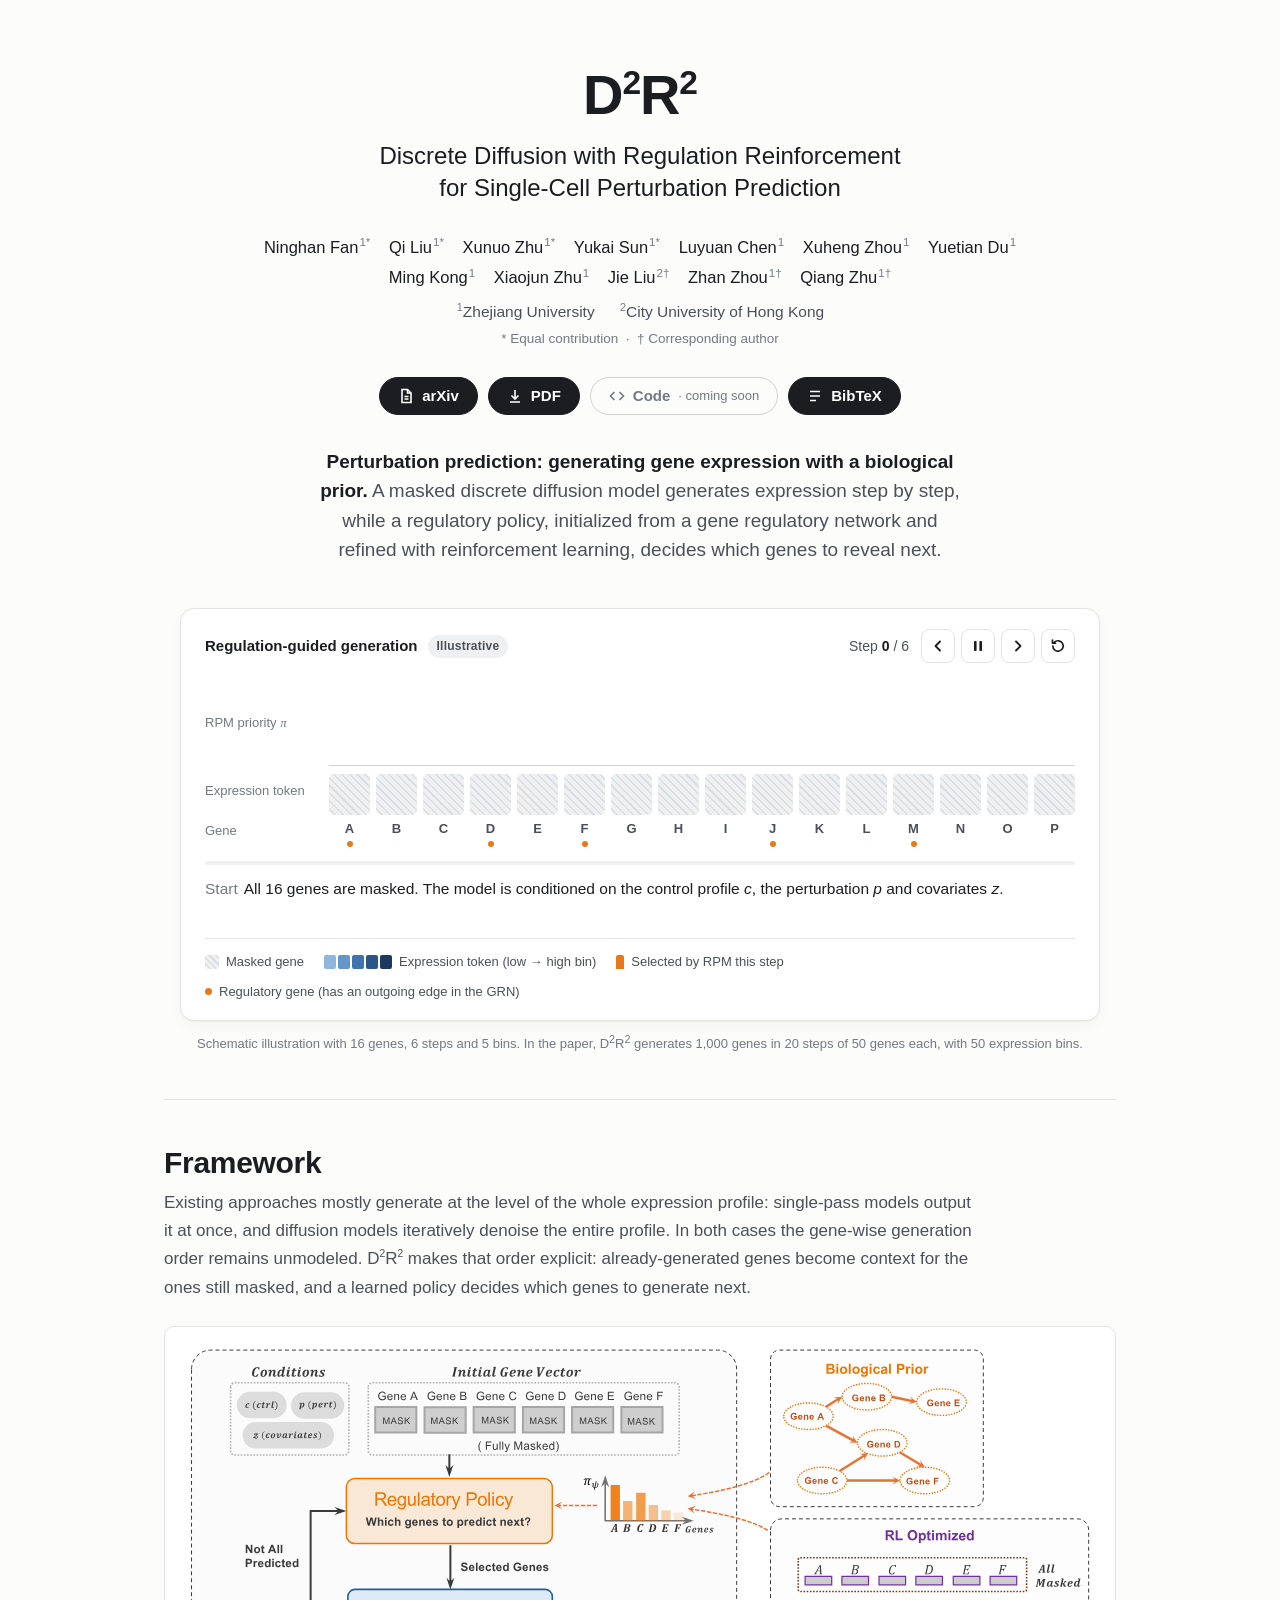
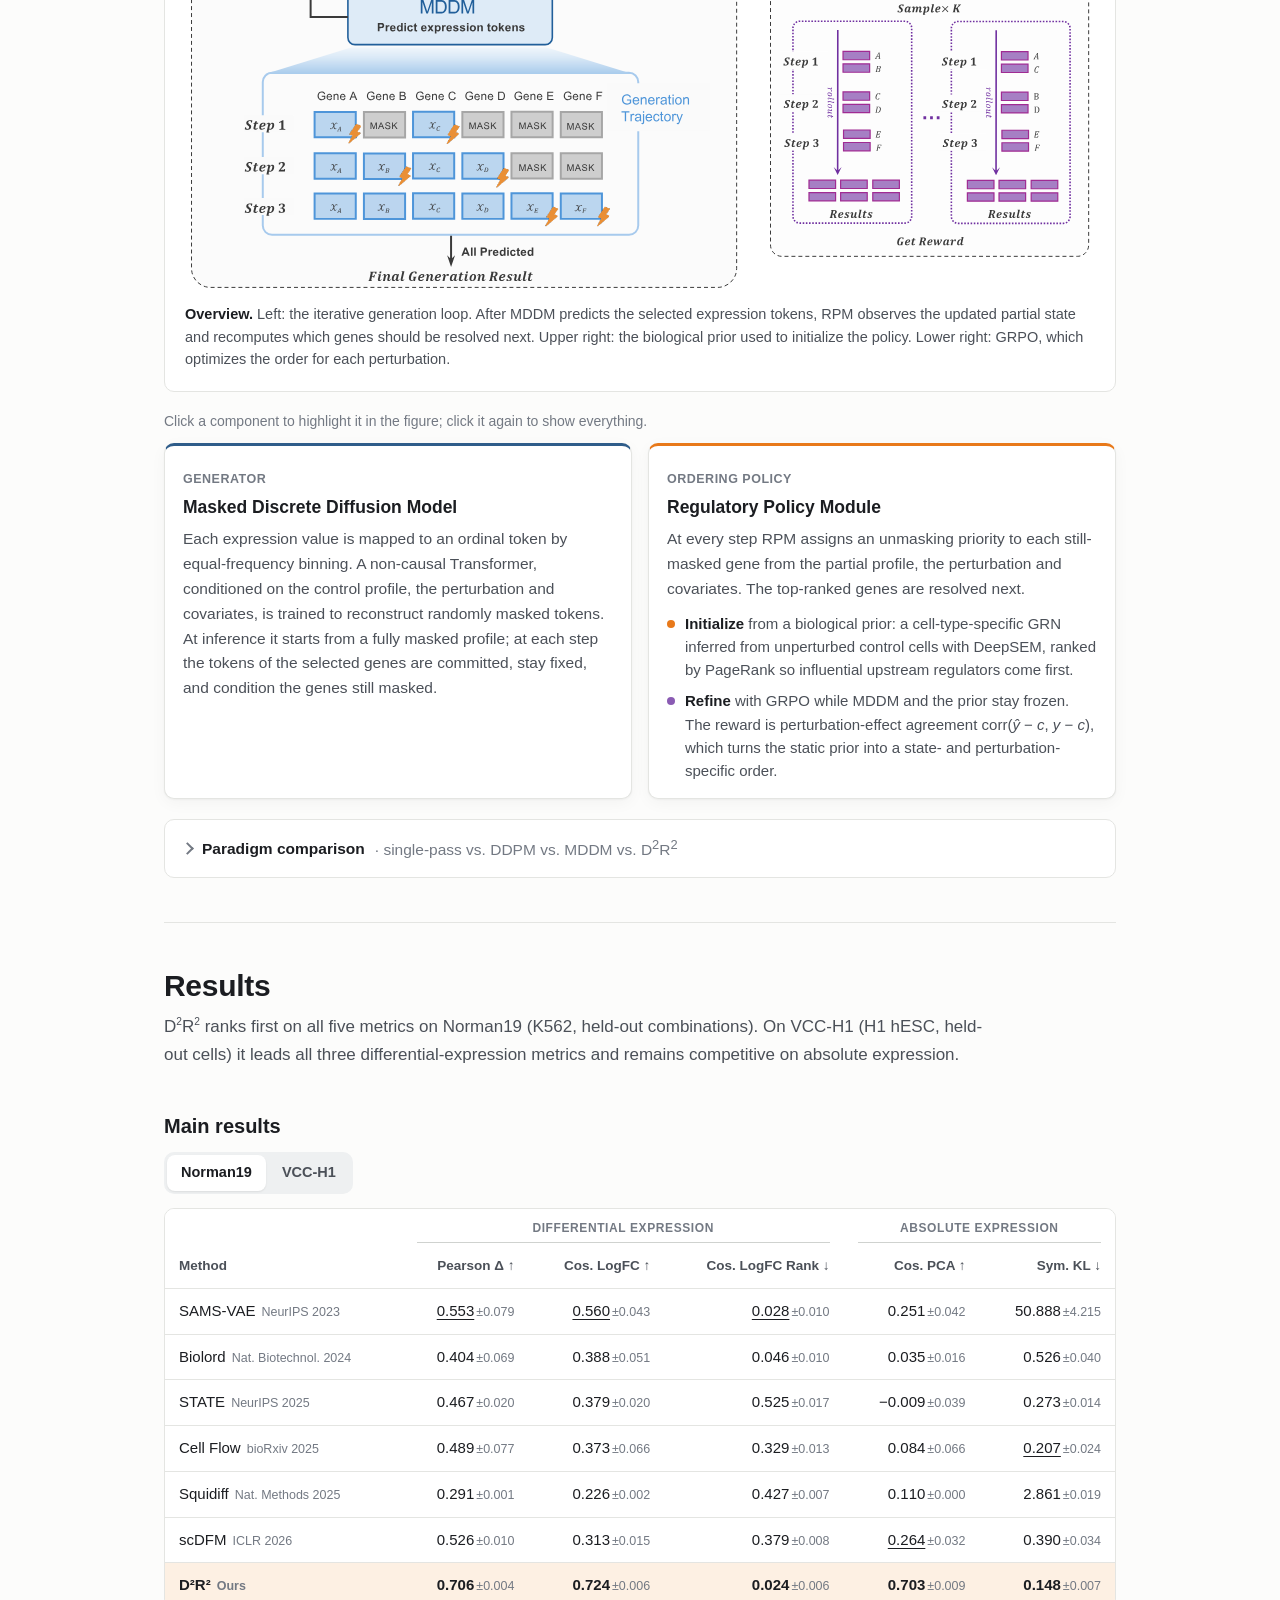
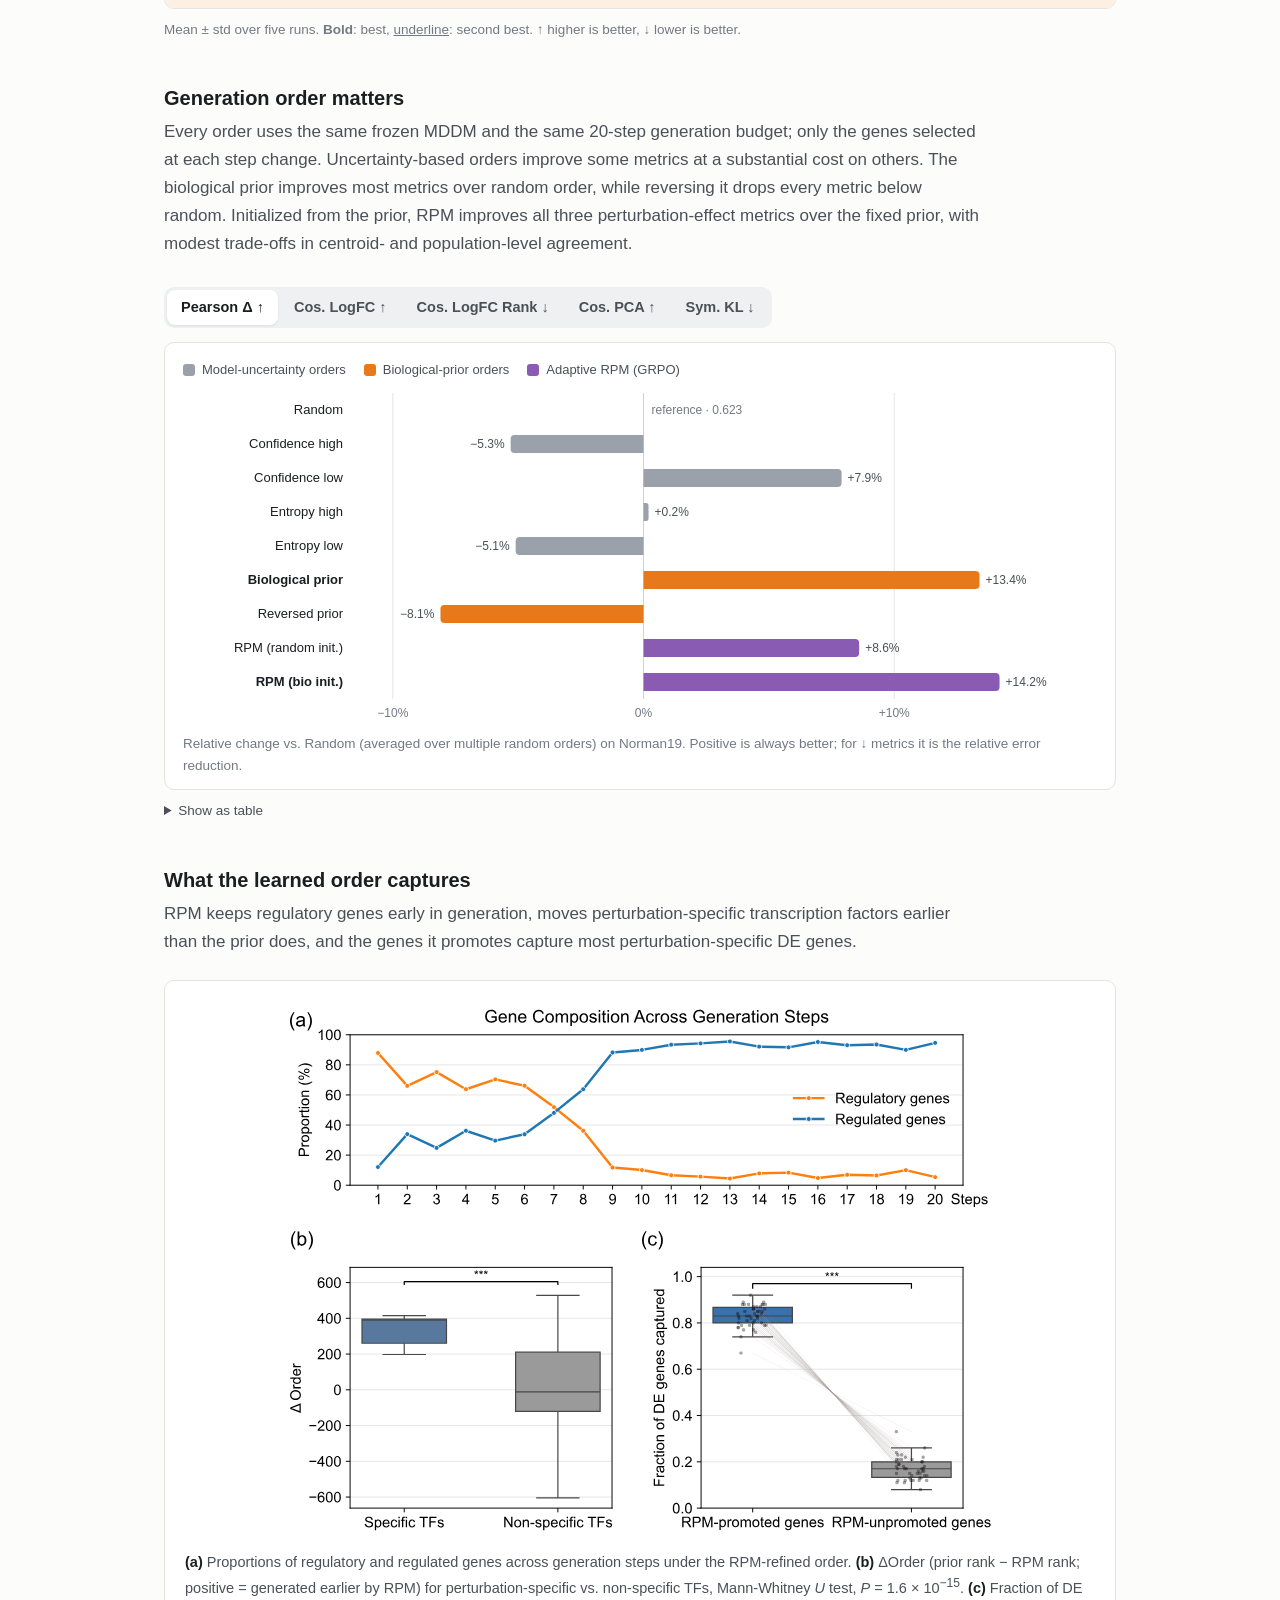
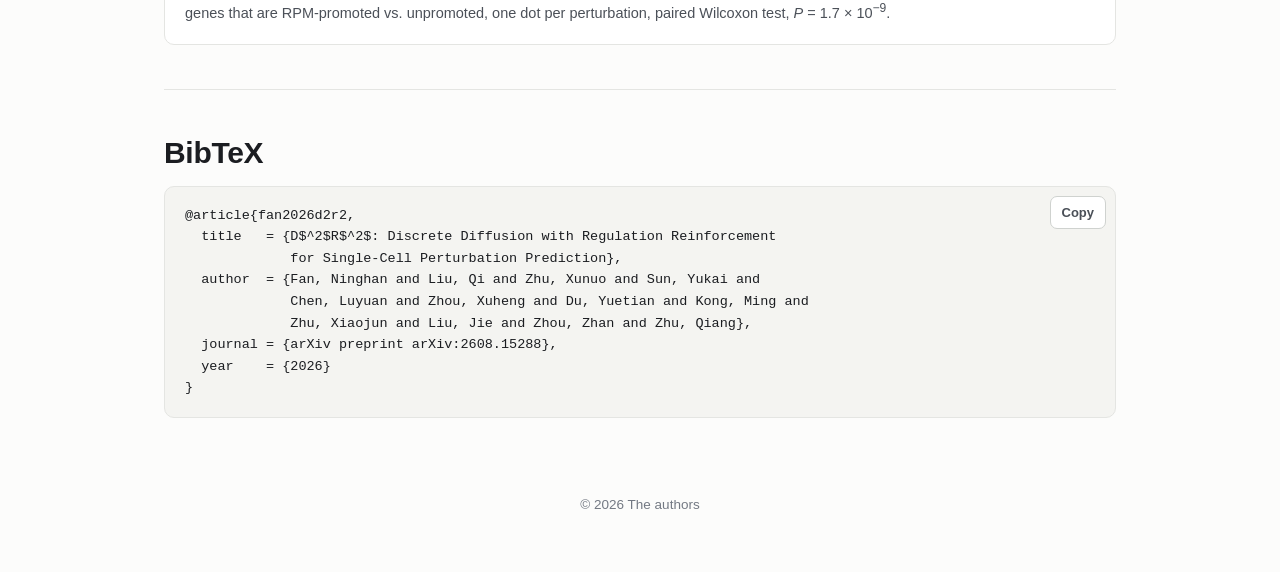
<file: D2R2/index.html>
<!doctype html>
<html lang="en">
<head>
  <meta charset="utf-8">
  <meta name="viewport" content="width=device-width, initial-scale=1">
  <title>D2R2 · Regulation-guided perturbation prediction</title>
  <meta name="description" content="D2R2: Discrete Diffusion with Regulation Reinforcement for Single-Cell Perturbation Prediction. Perturbation prediction as regulation-guided gene-wise progressive generation.">
  <meta property="og:title" content="D²R²: Discrete Diffusion with Regulation Reinforcement for Single-Cell Perturbation Prediction">
  <meta property="og:description" content="A masked discrete diffusion model generates expression step by step, while a regulatory policy decides which genes to reveal next.">
  <meta property="og:type" content="website">
  <meta property="og:image" content="https://impacreat.github.io/D2R2/assets/img/framework.webp">
  <link rel="icon" href="data:image/svg+xml,%3Csvg xmlns='http://www.w3.org/2000/svg' viewBox='0 0 32 32'%3E%3Crect width='32' height='32' rx='7' fill='%231b1d21'/%3E%3Crect x='6' y='18' width='5' height='8' rx='1.5' fill='%236496cb'/%3E%3Crect x='13.5' y='12' width='5' height='14' rx='1.5' fill='%23e8791a'/%3E%3Crect x='21' y='7' width='5' height='19' rx='1.5' fill='%238a5bb3'/%3E%3C/svg%3E">
  <link rel="canonical" href="https://impacreat.github.io/D2R2/">
  <link rel="stylesheet" href="assets/css/style.css">
  <script type="application/ld+json">
  {
    "@context": "https://schema.org",
    "@type": "ScholarlyArticle",
    "headline": "D2R2: Discrete Diffusion with Regulation Reinforcement for Single-Cell Perturbation Prediction",
    "name": "D2R2: Discrete Diffusion with Regulation Reinforcement for Single-Cell Perturbation Prediction",
    "description": "A masked discrete diffusion model generates expression step by step, while a regulatory policy decides which genes to reveal next.",
    "url": "https://impacreat.github.io/D2R2/",
    "sameAs": "https://arxiv.org/abs/2608.15288",
    "datePublished": "2026-08-15",
    "author": [
      {
        "@type": "Person",
        "name": "Ninghan Fan"
      },
      {
        "@type": "Person",
        "name": "Qi Liu"
      },
      {
        "@type": "Person",
        "name": "Xunuo Zhu"
      },
      {
        "@type": "Person",
        "name": "Yukai Sun"
      },
      {
        "@type": "Person",
        "name": "Luyuan Chen"
      },
      {
        "@type": "Person",
        "name": "Xuheng Zhou"
      },
      {
        "@type": "Person",
        "name": "Yuetian Du"
      },
      {
        "@type": "Person",
        "name": "Ming Kong"
      },
      {
        "@type": "Person",
        "name": "Xiaojun Zhu"
      },
      {
        "@type": "Person",
        "name": "Jie Liu"
      },
      {
        "@type": "Person",
        "name": "Zhan Zhou"
      },
      {
        "@type": "Person",
        "name": "Qiang Zhu"
      }
    ]
  }
  </script>
</head>
<body>

<header class="hero wrap">
  <h1><span class="d2r2">D<sup>2</sup>R<sup>2</sup></span></h1>
  <p class="subtitle">Discrete Diffusion with Regulation Reinforcement for <span class="nw">Single-Cell</span> Perturbation Prediction</p>

  <p class="authors">
    <span>Ninghan Fan<sup>1*</sup></span>
    <span>Qi Liu<sup>1*</sup></span>
    <span>Xunuo Zhu<sup>1*</sup></span>
    <span>Yukai Sun<sup>1*</sup></span>
    <span>Luyuan Chen<sup>1</sup></span>
    <span>Xuheng Zhou<sup>1</sup></span>
    <span>Yuetian Du<sup>1</sup></span>
    <span>Ming Kong<sup>1</sup></span>
    <span>Xiaojun Zhu<sup>1</sup></span>
    <span>Jie Liu<sup>2†</sup></span>
    <span>Zhan Zhou<sup>1†</sup></span>
    <span>Qiang Zhu<sup>1†</sup></span>
  </p>
  <p class="affils">
    <span><sup>1</sup>Zhejiang University</span>
    <span><sup>2</sup>City University of Hong Kong</span>
  </p>
  <p class="notes">* Equal contribution &nbsp;·&nbsp; † Corresponding author</p>

  <nav class="links" aria-label="Paper links">
    <a class="btn" href="https://arxiv.org/abs/2608.15288">
      <svg viewBox="0 0 16 16" fill="none" stroke="currentColor" stroke-width="1.6" aria-hidden="true"><path d="M4 1.5h5.5L13 5v9.5H4z"/><path d="M9.5 1.5V5H13M6.5 8.5h4M6.5 11h4"/></svg>
      arXiv
    </a>
    <a class="btn" href="https://arxiv.org/pdf/2608.15288">
      <svg viewBox="0 0 16 16" fill="none" stroke="currentColor" stroke-width="1.6" aria-hidden="true"><path d="M8 2v8.5M4.5 7.5 8 11l3.5-3.5M3 14h10"/></svg>
      PDF
    </a>
    <span class="btn is-disabled" aria-disabled="true" title="Code will be released soon">
      <svg viewBox="0 0 16 16" fill="none" stroke="currentColor" stroke-width="1.6" aria-hidden="true"><path d="M5.5 4 1.5 8l4 4M10.5 4l4 4-4 4"/></svg>
      Code <span class="soon">· coming soon</span>
    </span>
    <a class="btn" href="#bibtex">
      <svg viewBox="0 0 16 16" fill="none" stroke="currentColor" stroke-width="1.6" aria-hidden="true"><path d="M3 3.5h10M3 8h10M3 12.5h6"/></svg>
      BibTeX
    </a>
  </nav>

  <p class="tldr">
    <strong>Perturbation prediction: generating gene expression with a biological prior.</strong>
    A masked discrete diffusion model generates expression step by step, while a regulatory policy, initialized from a gene regulatory network and refined with reinforcement learning, decides which genes to reveal next.
  </p>
</header>

<!-- ============ Inference demo ============ -->
<section id="inference" class="wrap" aria-label="Inference animation">
  <div class="demo" id="demo" data-src="assets/data/demo_trajectory.json">
    <div class="demo-head">
      <div class="demo-title">
        <b>Regulation-guided generation</b>
        <span class="chip" id="demo-chip">Illustrative</span>
      </div>
      <div class="demo-ctrl">
        <span class="demo-step" id="demo-step">Step <b>0</b> / 0</span>
        <button class="icon-btn" id="demo-prev" type="button" aria-label="Previous step">
          <svg viewBox="0 0 16 16" fill="none" stroke="currentColor" stroke-width="1.8" stroke-linecap="round" stroke-linejoin="round"><path d="M10 3.5 5.5 8l4.5 4.5"/></svg>
        </button>
        <button class="icon-btn" id="demo-play" type="button" aria-label="Pause">
          <svg viewBox="0 0 16 16" fill="currentColor" class="i-pause"><rect x="4" y="3" width="2.6" height="10" rx="0.8"/><rect x="9.4" y="3" width="2.6" height="10" rx="0.8"/></svg>
          <svg viewBox="0 0 16 16" fill="currentColor" class="i-play" hidden><path d="M5 3.2v9.6a.6.6 0 0 0 .9.5l7.6-4.8a.6.6 0 0 0 0-1L5.9 2.7a.6.6 0 0 0-.9.5z"/></svg>
        </button>
        <button class="icon-btn" id="demo-next" type="button" aria-label="Next step">
          <svg viewBox="0 0 16 16" fill="none" stroke="currentColor" stroke-width="1.8" stroke-linecap="round" stroke-linejoin="round"><path d="M6 3.5 10.5 8 6 12.5"/></svg>
        </button>
        <button class="icon-btn" id="demo-restart" type="button" aria-label="Restart">
          <svg viewBox="0 0 16 16" fill="none" stroke="currentColor" stroke-width="1.7" stroke-linecap="round" stroke-linejoin="round"><path d="M2.8 8a5.2 5.2 0 1 0 1.6-3.8"/><path d="M2.5 2.2v3h3"/></svg>
        </button>
      </div>
    </div>

    <div class="demo-grid" id="demo-grid" role="img" aria-label="Animation of gene-wise progressive generation: at each step the regulatory policy scores the masked genes, the top-ranked ones are selected, and their predicted expression tokens are committed."></div>

    <div class="demo-progress" aria-hidden="true"><div id="demo-progress"></div></div>
    <p class="demo-caption" id="demo-caption" aria-live="polite"></p>

    <div class="demo-legend">
      <span class="item"><span class="sw mask"></span>Masked gene</span>
      <span class="item"><span class="ramp"><span class="sw" style="background:var(--bin-0)"></span><span class="sw" style="background:var(--bin-1)"></span><span class="sw" style="background:var(--bin-2)"></span><span class="sw" style="background:var(--bin-3)"></span><span class="sw" style="background:var(--bin-4)"></span></span>Expression token (low → high bin)</span>
      <span class="item"><span class="sw bar"></span>Selected by RPM this step</span>
      <span class="item"><span class="sw dot"></span>Regulatory gene (has an outgoing edge in the GRN)</span>
    </div>
  </div>
  <p class="demo-note" id="demo-note">Schematic illustration with 16 genes, 6 steps and 5 bins. In the paper, D<sup>2</sup>R<sup>2</sup> generates 1,000 genes in 20 steps of 50 genes each, with 50 expression bins.</p>
</section>

<div class="wrap"><hr class="section-rule"></div>

<!-- ============ Framework ============ -->
<section id="framework" class="wrap">
  <h2>Framework</h2>
  <p class="lead">
    Existing approaches mostly generate at the level of the whole expression profile: single-pass models output it at once, and diffusion models iteratively denoise the entire profile. In both cases the gene-wise generation order remains unmodeled.
    <span class="d2r2">D<sup>2</sup>R<sup>2</sup></span> makes that order explicit: already-generated genes become context for the ones still masked, and a learned policy decides which genes to generate next.
  </p>

  <figure class="figure">
    <div class="fw-svg" id="fw-svg" data-src="assets/img/framework.svg">
      <img src="assets/img/framework.svg" width="391" height="234" alt="D2R2 framework: the regulatory policy selects genes, MDDM predicts their expression tokens, and the loop repeats until all genes are predicted. The policy is initialized from a biological prior and optimized with GRPO.">
    </div>
    <figcaption><b>Overview.</b> Left: the iterative generation loop. After MDDM predicts the selected expression tokens, RPM observes the updated partial state and recomputes which genes should be resolved next. Upper right: the biological prior used to initialize the policy. Lower right: GRPO, which optimizes the order for each perturbation.</figcaption>
  </figure>

  <p class="fw-hint">Click a component to highlight it in the figure; click it again to show everything.</p>
  <div class="pillars two">
    <article class="pillar mddm" role="button" tabindex="0" aria-pressed="false" aria-controls="fw-svg" data-focus="gen">
      <span class="tag">Generator</span>
      <h4>Masked Discrete Diffusion Model</h4>
      <p>Each expression value is mapped to an ordinal token by equal-frequency binning. A non-causal Transformer, conditioned on the control profile, the perturbation and covariates, is trained to reconstruct randomly masked tokens. At inference it starts from a fully masked profile; at each step the tokens of the selected genes are committed, stay fixed, and condition the genes still masked.</p>
    </article>
    <article class="pillar rpm" role="button" tabindex="0" aria-pressed="false" aria-controls="fw-svg" data-focus="rpm">
      <span class="tag">Ordering policy</span>
      <h4>Regulatory Policy Module</h4>
      <p>At every step RPM assigns an unmasking priority to each still-masked gene from the partial profile, the perturbation and covariates. The top-ranked genes are resolved next.</p>
      <ul class="stages">
        <li><span class="dot prior"></span><span><b>Initialize</b> from a biological prior: a cell-type-specific GRN inferred from unperturbed control cells with DeepSEM, ranked by PageRank so influential upstream regulators come first.</span></li>
        <li><span class="dot grpo"></span><span><b>Refine</b> with GRPO while MDDM and the prior stay frozen. The reward is perturbation-effect agreement corr(<i>ŷ</i> − <i>c</i>, <i>y</i> − <i>c</i>), which turns the static prior into a state- and perturbation-specific order.</span></li>
      </ul>
    </article>
  </div>

  <details class="more">
    <summary>Paradigm comparison <span class="hint">· single-pass vs. DDPM vs. MDDM vs. D<sup>2</sup>R<sup>2</sup></span></summary>
    <div class="more-body">
      <figure class="figure">
        <img src="assets/img/paradigm.svg" width="516" height="693" alt="Comparison of single-pass prediction, DDPM global denoising, MDDM random unmasking, and D2R2 regulation-guided unmasking." loading="lazy" class="narrow">
        <figcaption><b>Paradigm comparison.</b> Traditional single-pass prediction, DDPM-based global denoising, and two forms of <span class="d2r2">D<sup>2</sup>R<sup>2</sup></span>: random unmasking (MDDM) and regulation-guided unmasking.</figcaption>
      </figure>
    </div>
  </details>
</section>

<div class="wrap"><hr class="section-rule"></div>

<!-- ============ Results ============ -->
<section id="results" class="wrap">
  <h2>Results</h2>
  <p class="lead">
    <span class="d2r2">D<sup>2</sup>R<sup>2</sup></span> ranks first on all five metrics on Norman19 (K562, held-out combinations). On VCC-H1 (H1 hESC, held-out cells) it leads all three differential-expression metrics and remains competitive on absolute expression.
  </p>

  <h3>Main results</h3>
  <div class="tabs" role="tablist" aria-label="Dataset">
    <button class="tab" role="tab" type="button" aria-selected="true" aria-controls="main-table" data-ds="norman">Norman19</button>
    <button class="tab" role="tab" type="button" aria-selected="false" aria-controls="main-table" data-ds="h1">VCC-H1</button>
  </div>
  <div class="table-scroll">
    <table class="results" id="main-table" role="tabpanel"></table>
  </div>
  <p class="table-note">Mean ± std over five runs. <b>Bold</b>: best, <u>underline</u>: second best. ↑ higher is better, ↓ lower is better.</p>

  <h3>Generation order matters</h3>
  <p class="lead">
    Every order uses the same frozen MDDM and the same 20-step generation budget; only the genes selected at each step change. Uncertainty-based orders improve some metrics at a substantial cost on others. The biological prior improves most metrics over random order, while reversing it drops every metric below random. Initialized from the prior, RPM improves all three perturbation-effect metrics over the fixed prior, with modest trade-offs in centroid- and population-level agreement.
  </p>
  <div class="tabs" role="tablist" aria-label="Metric" id="metric-tabs"></div>
  <div class="chart-card">
    <div class="chart-legend">
      <span class="item"><span class="sw" style="background:var(--gray-mark)"></span>Model-uncertainty orders</span>
      <span class="item"><span class="sw" style="background:var(--orange)"></span>Biological-prior orders</span>
      <span class="item"><span class="sw" style="background:var(--purple)"></span>Adaptive RPM (GRPO)</span>
    </div>
    <div id="ablation-chart"></div>
    <div class="tooltip" id="tooltip" role="presentation"></div>
    <p class="chart-sub">Relative change vs. Random (averaged over multiple random orders) on Norman19. Positive is always better; for ↓ metrics it is the relative error reduction.</p>
  </div>
  <details class="table-view">
    <summary>Show as table</summary>
    <div class="table-scroll">
      <table class="results compact" id="ablation-table"></table>
    </div>
  </details>

  <h3>What the learned order captures</h3>
  <p class="lead">
    RPM keeps regulatory genes early in generation, moves perturbation-specific transcription factors earlier than the prior does, and the genes it promotes capture most perturbation-specific DE genes.
  </p>
  <figure class="figure">
    <img class="narrow" src="assets/img/bio_analysis.svg" width="590" height="441" alt="Biological analysis: regulatory genes dominate early generation steps; perturbation-specific TFs have higher Delta Order; RPM-promoted genes capture most DE genes." loading="lazy">
    <figcaption><b>(a)</b> Proportions of regulatory and regulated genes across generation steps under the RPM-refined order. <b>(b)</b> ΔOrder (prior rank − RPM rank; positive = generated earlier by RPM) for perturbation-specific vs. non-specific TFs, Mann-Whitney <i>U</i> test, <i>P</i> = 1.6 × 10<sup>−15</sup>. <b>(c)</b> Fraction of DE genes that are RPM-promoted vs. unpromoted, one dot per perturbation, paired Wilcoxon test, <i>P</i> = 1.7 × 10<sup>−9</sup>.</figcaption>
  </figure>
</section>

<div class="wrap"><hr class="section-rule"></div>

<!-- ============ BibTeX ============ -->
<section id="bibtex" class="wrap">
  <h2>BibTeX</h2>
  <div class="bib">
    <button class="copy-btn" type="button" id="copy-bib">Copy</button>
<pre id="bib-text">@article{fan2026d2r2,
  title   = {D$^2$R$^2$: Discrete Diffusion with Regulation Reinforcement
             for Single-Cell Perturbation Prediction},
  author  = {Fan, Ninghan and Liu, Qi and Zhu, Xunuo and Sun, Yukai and
             Chen, Luyuan and Zhou, Xuheng and Du, Yuetian and Kong, Ming and
             Zhu, Xiaojun and Liu, Jie and Zhou, Zhan and Zhu, Qiang},
  journal = {arXiv preprint arXiv:2608.15288},
  year    = {2026}
}</pre>
  </div>
</section>

<footer class="wrap">
  © 2026 The authors
</footer>

<script src="assets/js/demo.js" defer></script>
<script src="assets/js/framework.js" defer></script>
<script src="assets/js/results.js" defer></script>
</body>
</html>
</file>
<file: D2R2/assets/css/style.css>
/* D2R2 project page. Colors follow the paper figures:
   MDDM = blue, biological prior = orange, GRPO/RPM = purple. */

:root {
  --bg: #fcfcfb;
  --card: #ffffff;
  --ink: #1b1d21;
  --ink-2: #4b5058;
  --ink-3: #737983;
  --line: #e4e5e2;
  --line-strong: #cfd2cf;
  --code-bg: #f4f4f1;

  --blue: #2f5d8a;
  --blue-soft: #eaf1f8;
  --orange: #e8791a;
  --orange-ink: #a9520a;
  --orange-soft: #fdf0e3;
  --purple: #8a5bb3;
  --purple-ink: #74479c;
  --purple-soft: #f3edf9;
  --gray-mark: #9aa1ab;

  --mask: #eef0f1;
  --mask-hatch: #dcdfe2;
  --bin-0: #8fb6df;
  --bin-1: #6496cb;
  --bin-2: #3f74ad;
  --bin-3: #2b5689;
  --bin-4: #1c3a5f;

  --btn-bg: #1b1d21;
  --btn-ink: #ffffff;
  --figure-bg: #ffffff;

  --radius: 10px;
  --shadow: 0 1px 2px rgba(20, 22, 26, 0.04), 0 4px 16px rgba(20, 22, 26, 0.04);
  --sans: -apple-system, BlinkMacSystemFont, "Segoe UI", Roboto, "Helvetica Neue", Arial,
    "PingFang SC", "Noto Sans", sans-serif;
  --mono: ui-monospace, SFMono-Regular, Menlo, Consolas, monospace;
}

@media (prefers-color-scheme: dark) {
  :root:not([data-theme="light"]) {
    --bg: #16181d;
    --card: #1d2026;
    --ink: #e9eaec;
    --ink-2: #b4b9c1;
    --ink-3: #8a9099;
    --line: #2c3038;
    --line-strong: #3a3f48;
    --code-bg: #1f2228;

    --blue: #6c9bd0;
    --blue-soft: #1d2a3a;
    --orange: #d6762a;
    --orange-ink: #f0a160;
    --orange-soft: #3a2a1c;
    --purple: #9670c2;
    --purple-ink: #c2a5e3;
    --purple-soft: #2c2438;
    --gray-mark: #6f7680;

    --mask: #252931;
    --mask-hatch: #30353e;
    --bin-0: #284f7a;
    --bin-1: #3b6fa6;
    --bin-2: #5f92c9;
    --bin-3: #8eb5df;
    --bin-4: #c3d8ef;

    --btn-bg: #e9eaec;
    --btn-ink: #16181d;
    --figure-bg: #f4f4f2;
    --shadow: none;
  }
}

:root[data-theme="dark"] {
  --bg: #16181d;
  --card: #1d2026;
  --ink: #e9eaec;
  --ink-2: #b4b9c1;
  --ink-3: #8a9099;
  --line: #2c3038;
  --line-strong: #3a3f48;
  --code-bg: #1f2228;

  --blue: #6c9bd0;
  --blue-soft: #1d2a3a;
  --orange: #d6762a;
  --orange-ink: #f0a160;
  --orange-soft: #3a2a1c;
  --purple: #9670c2;
  --purple-ink: #c2a5e3;
  --purple-soft: #2c2438;
  --gray-mark: #6f7680;

  --mask: #252931;
  --mask-hatch: #30353e;
  --bin-0: #284f7a;
  --bin-1: #3b6fa6;
  --bin-2: #5f92c9;
  --bin-3: #8eb5df;
  --bin-4: #c3d8ef;

  --btn-bg: #e9eaec;
  --btn-ink: #16181d;
  --figure-bg: #f4f4f2;
  --shadow: none;
}

* { box-sizing: border-box; }

html { -webkit-text-size-adjust: 100%; scroll-behavior: smooth; }

body {
  margin: 0;
  background: var(--bg);
  color: var(--ink);
  font-family: var(--sans);
  font-size: 17px;
  line-height: 1.65;
  -webkit-font-smoothing: antialiased;
}

a { color: inherit; text-underline-offset: 3px; }
a:hover { color: var(--orange-ink); }

.wrap {
  max-width: 1000px;
  margin-left: auto;
  margin-right: auto;
  padding-left: 24px;
  padding-right: 24px;
}

.d2r2, .nw { white-space: nowrap; }
.d2r2 sup { font-size: 0.6em; line-height: 0; }

/* ---------- Header ---------- */

.hero {
  text-align: center;
  padding-top: 64px;
  padding-bottom: 8px;
}

.hero h1 {
  margin: 0;
  font-size: 56px;
  line-height: 1.1;
  font-weight: 750;
  letter-spacing: -0.02em;
}

.hero .subtitle {
  margin: 14px auto 0;
  max-width: 760px;
  font-size: 24px;
  line-height: 1.35;
  font-weight: 500;
  color: var(--ink);
  text-wrap: balance;
}

.authors {
  margin: 28px auto 0;
  max-width: 820px;
  font-size: 16.5px;
  line-height: 1.8;
  color: var(--ink);
}
.authors span { white-space: nowrap; margin: 0 7px; }
.authors sup, .affils sup { color: var(--ink-3); font-size: 0.7em; margin-left: 1px; }

.affils {
  margin: 6px 0 0;
  font-size: 15.5px;
  color: var(--ink-2);
}
.affils span { margin: 0 10px; white-space: nowrap; }

.notes {
  margin: 4px 0 0;
  font-size: 13.5px;
  color: var(--ink-3);
}

.links {
  display: flex;
  flex-wrap: wrap;
  justify-content: center;
  gap: 10px;
  margin-top: 26px;
}

.btn {
  display: inline-flex;
  align-items: center;
  gap: 8px;
  padding: 9px 18px;
  border-radius: 999px;
  background: var(--btn-bg);
  color: var(--btn-ink);
  font-size: 15px;
  font-weight: 600;
  text-decoration: none;
  line-height: 1.2;
  border: 1px solid var(--btn-bg);
  transition: transform 0.15s ease, opacity 0.15s ease;
}
.btn:hover { color: var(--btn-ink); transform: translateY(-1px); opacity: 0.92; }
.btn svg { width: 16px; height: 16px; flex: none; }
.btn.is-disabled {
  background: transparent;
  color: var(--ink-3);
  border-color: var(--line-strong);
  cursor: default;
}
.btn.is-disabled:hover { transform: none; opacity: 1; color: var(--ink-3); }
.btn .soon { font-weight: 500; font-size: 13px; }

.tldr {
  max-width: 760px;
  margin: 32px auto 0;
  font-size: 19px;
  line-height: 1.55;
  color: var(--ink-2);
  text-align: center;
  text-wrap: balance;
}
.tldr strong { color: var(--ink); font-weight: 650; }

/* ---------- Sections ---------- */

section { padding-top: 44px; padding-bottom: 44px; }

h2 {
  font-size: 30px;
  line-height: 1.25;
  font-weight: 700;
  letter-spacing: -0.01em;
  margin: 0 0 8px;
}

h3 {
  font-size: 20px;
  line-height: 1.35;
  font-weight: 650;
  margin: 44px 0 6px;
}

.lead {
  margin: 0 0 22px;
  color: var(--ink-2);
  max-width: 820px;
}

.section-rule {
  border: 0;
  border-top: 1px solid var(--line);
  margin: 0;
}

.figure {
  margin: 24px 0 0;
  background: var(--figure-bg);
  border: 1px solid var(--line);
  border-radius: var(--radius);
  padding: 20px;
}
.figure img { display: block; width: 100%; height: auto; }
.figure figcaption {
  margin-top: 12px;
  font-size: 14.5px;
  line-height: 1.55;
  color: #4b5058;
}
.figure figcaption b { color: #1b1d21; }

/* ---------- Framework cards ---------- */

.pillars {
  display: grid;
  grid-template-columns: repeat(3, 1fr);
  gap: 16px;
  margin-top: 20px;
}

.pillar {
  background: var(--card);
  border: 1px solid var(--line);
  border-top: 3px solid var(--accent, var(--blue));
  border-radius: var(--radius);
  padding: 18px 18px 16px;
  box-shadow: var(--shadow);
}
.pillar.mddm { --accent: var(--blue); --accent-soft: var(--blue-soft); }
.pillar.rpm { --accent: var(--orange); --accent-soft: var(--orange-soft); }

.pillars.two { grid-template-columns: repeat(2, 1fr); margin-top: 10px; }

.pillar[role="button"] {
  cursor: pointer;
  transition: opacity 0.3s ease, background-color 0.3s ease, border-color 0.3s ease, transform 0.15s ease;
}
.pillar[role="button"]:hover { border-color: var(--line-strong); border-top-color: var(--accent); }
.pillar[role="button"]:focus-visible { outline: 2px solid var(--accent); outline-offset: 2px; }
.pillar[aria-pressed="true"] {
  background: var(--accent-soft);
  border-color: var(--accent);
}
.pillar.is-dimmed { opacity: 0.55; }

.stages { list-style: none; margin: 10px 0 0; padding: 0; }
.stages li {
  display: flex;
  gap: 10px;
  margin-top: 8px;
  font-size: 15px;
  line-height: 1.55;
  color: var(--ink-2);
}
.stages b { color: var(--ink); font-weight: 650; }
.stages .dot { flex: none; width: 8px; height: 8px; border-radius: 50%; margin-top: 8px; }
.stages .dot.prior { background: var(--orange); }
.stages .dot.grpo { background: var(--purple); }

.fw-hint { margin: 18px 0 0; font-size: 14px; color: var(--ink-3); }

.fw-svg svg, .fw-svg img { display: block; width: 100%; height: auto; }
.fw-svg .r-gen, .fw-svg .r-rpm, .fw-svg .r-io { transition: opacity 0.35s ease; }
.fw-svg[data-focus="gen"] .r-rpm,
.fw-svg[data-focus="gen"] .r-io,
.fw-svg[data-focus="rpm"] .r-gen,
.fw-svg[data-focus="rpm"] .r-io { opacity: 0.14; }

.pillar .tag {
  display: inline-block;
  font-size: 12.5px;
  font-weight: 650;
  letter-spacing: 0.04em;
  text-transform: uppercase;
  color: var(--ink-3);
}
.pillar h4 {
  margin: 4px 0 8px;
  font-size: 17.5px;
  line-height: 1.35;
  font-weight: 650;
}
.pillar p { margin: 0; font-size: 15.5px; line-height: 1.6; color: var(--ink-2); }

details.more {
  margin-top: 20px;
  border: 1px solid var(--line);
  border-radius: var(--radius);
  background: var(--card);
}
details.more > summary {
  cursor: pointer;
  padding: 14px 18px;
  font-weight: 600;
  font-size: 15.5px;
  color: var(--ink);
  list-style: none;
  display: flex;
  align-items: center;
  gap: 10px;
}
details.more > summary::-webkit-details-marker { display: none; }
details.more > summary::before {
  content: "";
  width: 7px;
  height: 7px;
  border-right: 2px solid var(--ink-3);
  border-bottom: 2px solid var(--ink-3);
  transform: rotate(-45deg);
  transition: transform 0.2s ease;
  flex: none;
}
details.more[open] > summary::before { transform: rotate(45deg); }
details.more > summary .hint { color: var(--ink-3); font-weight: 400; }
details.more .more-body { padding: 0 18px 18px; }
details.more .figure { margin-top: 0; }

/* ---------- Inference demo ---------- */

.demo {
  margin: 0 auto;
  max-width: 920px;
  background: var(--card);
  border: 1px solid var(--line);
  border-radius: 14px;
  box-shadow: var(--shadow);
  padding: 20px 24px 18px;
}

.demo-head {
  display: flex;
  align-items: center;
  justify-content: space-between;
  gap: 12px;
  flex-wrap: wrap;
}

.demo-title { display: flex; align-items: center; gap: 10px; flex-wrap: wrap; font-size: 15px; color: var(--ink-2); }
.demo-title b { color: var(--ink); font-weight: 650; }

.chip {
  display: inline-block;
  padding: 2px 9px;
  border-radius: 999px;
  font-size: 12px;
  font-weight: 600;
  letter-spacing: 0.02em;
  background: var(--mask);
  color: var(--ink-2);
}

.demo-ctrl { display: flex; align-items: center; gap: 6px; }
.demo-step {
  font-size: 14px;
  color: var(--ink-2);
  font-variant-numeric: tabular-nums;
  margin-right: 6px;
  min-width: 92px;
  text-align: right;
}
.demo-step b { color: var(--ink); }

.icon-btn {
  width: 34px;
  height: 34px;
  border-radius: 8px;
  border: 1px solid var(--line);
  background: var(--card);
  color: var(--ink);
  display: inline-grid;
  place-items: center;
  cursor: pointer;
  padding: 0;
}
.icon-btn:hover { border-color: var(--line-strong); background: var(--mask); }
.icon-btn:focus-visible { outline: 2px solid var(--orange); outline-offset: 2px; }
.icon-btn svg { width: 16px; height: 16px; }
.icon-btn svg[hidden] { display: none; }

.demo-grid {
  --n: 16;
  display: grid;
  grid-template-columns: 118px repeat(var(--n), minmax(0, 1fr));
  column-gap: 6px;
  margin-top: 18px;
  align-items: end;
}

.row-label {
  font-size: 13px;
  line-height: 1.3;
  color: var(--ink-3);
  padding-right: 8px;
  align-self: center;
}
.row-label i { font-family: Georgia, "Times New Roman", serif; }

.col-bar {
  height: 84px;
  position: relative;
  border-radius: 6px 6px 0 0;
  transition: background-color 0.3s ease;
}
.col-bar.is-picked { background: var(--orange-soft); }

.col-bar .bar {
  position: absolute;
  left: 50%;
  bottom: 0;
  width: min(18px, 64%);
  transform: translateX(-50%);
  height: 0;
  border-radius: 4px 4px 0 0;
  background: var(--gray-mark);
  transition: height 0.5s cubic-bezier(0.3, 0.7, 0.3, 1), background-color 0.3s ease;
}
.col-bar.is-picked .bar { background: var(--orange); }

.baseline {
  grid-column: 2 / -1;
  height: 1px;
  background: var(--line-strong);
}
.baseline-spacer { height: 1px; }

.token {
  margin-top: 8px;
  aspect-ratio: 1 / 1;
  border-radius: 5px;
  background-color: var(--mask);
  background-image: repeating-linear-gradient(45deg, transparent 0 4px, var(--mask-hatch) 4px 5.5px);
  transition: background-color 0.35s ease, box-shadow 0.35s ease, transform 0.35s ease;
}
.token.is-filled { background-image: none; }
.token.is-new {
  box-shadow: 0 0 0 2px var(--card), 0 0 0 4px var(--orange);
  animation: pop 0.45s ease;
}
.token[data-bin="0"] { background-color: var(--bin-0); }
.token[data-bin="1"] { background-color: var(--bin-1); }
.token[data-bin="2"] { background-color: var(--bin-2); }
.token[data-bin="3"] { background-color: var(--bin-3); }
.token[data-bin="4"] { background-color: var(--bin-4); }

@keyframes pop {
  0% { transform: scale(0.82); }
  60% { transform: scale(1.08); }
  100% { transform: scale(1); }
}

.gene {
  margin-top: 6px;
  text-align: center;
  font-size: 13px;
  line-height: 1.2;
  font-weight: 600;
  color: var(--ink-2);
  position: relative;
  padding-bottom: 10px;
}
.gene.is-reg::after {
  content: "";
  position: absolute;
  left: 50%;
  bottom: 0;
  width: 6px;
  height: 6px;
  margin-left: -3px;
  border-radius: 50%;
  background: var(--orange);
}

.demo-progress {
  margin-top: 14px;
  height: 4px;
  border-radius: 2px;
  background: var(--mask);
  overflow: hidden;
}
.demo-progress > div {
  height: 100%;
  width: 0;
  background: var(--blue);
  border-radius: 2px;
  transition: width 0.45s ease;
}

.demo-caption {
  margin: 12px 0 0;
  min-height: 3.3em;
  font-size: 15.5px;
  line-height: 1.6;
  color: var(--ink);
}
.demo-caption .k { color: var(--ink-3); font-variant-numeric: tabular-nums; margin-right: 6px; }

.demo-legend {
  display: flex;
  flex-wrap: wrap;
  gap: 8px 20px;
  margin-top: 10px;
  padding-top: 12px;
  border-top: 1px solid var(--line);
  font-size: 13px;
  color: var(--ink-2);
}
.demo-legend .item { display: inline-flex; align-items: center; gap: 7px; }
.sw { display: inline-block; width: 14px; height: 14px; border-radius: 3px; }
.sw.mask {
  background-color: var(--mask);
  background-image: repeating-linear-gradient(45deg, transparent 0 3px, var(--mask-hatch) 3px 4.5px);
}
.sw.bar { width: 8px; height: 14px; border-radius: 2px 2px 0 0; background: var(--orange); }
.sw.dot { width: 7px; height: 7px; border-radius: 50%; background: var(--orange); }
.ramp { display: inline-flex; gap: 2px; }
.ramp .sw { width: 12px; border-radius: 2px; }

.demo-note {
  margin: 10px auto 0;
  max-width: 920px;
  font-size: 13px;
  color: var(--ink-3);
  text-align: center;
}

/* ---------- Results ---------- */

.tabs {
  display: inline-flex;
  padding: 3px;
  border-radius: 10px;
  background: var(--mask);
  gap: 2px;
  margin: 6px 0 14px;
  flex-wrap: wrap;
}
.tab {
  border: 0;
  background: transparent;
  color: var(--ink-2);
  font: inherit;
  font-size: 14.5px;
  font-weight: 600;
  padding: 6px 14px;
  border-radius: 8px;
  cursor: pointer;
}
.tab[aria-selected="true"] { background: var(--card); color: var(--ink); box-shadow: 0 1px 2px rgba(0, 0, 0, 0.08); }
.tab:focus-visible { outline: 2px solid var(--orange); outline-offset: 1px; }

.table-scroll {
  overflow-x: auto;
  border: 1px solid var(--line);
  border-radius: var(--radius);
  background: var(--card);
}

table.results {
  width: 100%;
  border-collapse: collapse;
  font-size: 15px;
  font-variant-numeric: tabular-nums;
  min-width: 680px;
}
table.results th,
table.results td {
  padding: 10px 14px;
  text-align: right;
  white-space: nowrap;
  border-bottom: 1px solid var(--line);
}
table.results th:first-child,
table.results td:first-child { text-align: left; }
table.results thead th {
  font-size: 13.5px;
  font-weight: 600;
  color: var(--ink-2);
  background: var(--card);
}
table.results thead tr.group th {
  font-size: 12px;
  text-transform: uppercase;
  letter-spacing: 0.05em;
  color: var(--ink-3);
  padding-bottom: 2px;
  border-bottom: 0;
}
table.results thead tr.group th span {
  display: block;
  border-bottom: 1px solid var(--line-strong);
  padding-bottom: 4px;
  text-align: center;
}
table.results tbody tr:last-child td { border-bottom: 0; }
table.results .venue { color: var(--ink-3); font-size: 12.5px; margin-left: 6px; }
table.results .pm { color: var(--ink-3); font-size: 12.5px; margin-left: 2px; }
table.results .best { font-weight: 700; }
table.results .second { text-decoration: underline; text-underline-offset: 3px; }
table.results tr.ours td { background: var(--orange-soft); }
table.results tr.ours td:first-child { font-weight: 700; }

.table-note { margin: 10px 0 0; font-size: 13.5px; color: var(--ink-3); }

.chart-card {
  background: var(--card);
  border: 1px solid var(--line);
  border-radius: var(--radius);
  padding: 16px 18px 12px;
  position: relative;
}
.chart-legend {
  display: flex;
  flex-wrap: wrap;
  gap: 6px 18px;
  font-size: 13px;
  color: var(--ink-2);
  margin-bottom: 4px;
}
.chart-legend .item { display: inline-flex; align-items: center; gap: 7px; }
.chart-legend .sw { width: 12px; height: 12px; }
#ablation-chart svg { display: block; width: 100%; height: auto; overflow: visible; }
#ablation-chart text { font-family: var(--sans); }
.chart-sub { margin: 8px 0 0; font-size: 13.5px; color: var(--ink-3); }

.tooltip {
  position: absolute;
  pointer-events: none;
  background: var(--ink);
  color: var(--bg);
  font-size: 13px;
  line-height: 1.45;
  padding: 7px 10px;
  border-radius: 7px;
  white-space: nowrap;
  opacity: 0;
  transform: translate(-50%, calc(-100% - 10px));
  transition: opacity 0.12s ease;
  z-index: 2;
}
.tooltip.is-on { opacity: 1; }

details.table-view { margin-top: 10px; }
details.table-view > summary {
  cursor: pointer;
  font-size: 13.5px;
  color: var(--ink-2);
}
details.table-view .table-scroll { margin-top: 10px; }
table.results.compact { font-size: 14px; min-width: 640px; }
table.results.compact th, table.results.compact td { padding: 7px 12px; }
table.results .gain { color: var(--ink-3); font-size: 12.5px; margin-left: 4px; }

/* ---------- BibTeX ---------- */

.bib {
  position: relative;
  margin-top: 14px;
}
.bib pre {
  margin: 0;
  background: var(--code-bg);
  border: 1px solid var(--line);
  border-radius: var(--radius);
  padding: 18px 20px;
  font-family: var(--mono);
  font-size: 13.5px;
  line-height: 1.6;
  overflow-x: auto;
  color: var(--ink);
}
.copy-btn {
  position: absolute;
  top: 10px;
  right: 10px;
  font: inherit;
  font-size: 13px;
  font-weight: 600;
  padding: 5px 11px;
  border-radius: 7px;
  border: 1px solid var(--line-strong);
  background: var(--card);
  color: var(--ink-2);
  cursor: pointer;
}
.copy-btn:hover { color: var(--ink); }

footer {
  padding: 32px 0 56px;
  font-size: 13.5px;
  color: var(--ink-3);
  text-align: center;
}

/* ---------- Small screens ---------- */

@media (max-width: 760px) {
  body { font-size: 16px; }
  .wrap { padding-left: 16px; padding-right: 16px; }
  .hero { padding-top: 44px; }
  .hero h1 { font-size: 42px; }
  .hero .subtitle { font-size: 19px; }
  .authors { font-size: 15px; }
  .authors span { margin: 0 5px; }
  .tldr { font-size: 17px; margin-top: 30px; }
  h2 { font-size: 25px; }
  h3 { font-size: 18px; margin-top: 36px; }
  section { padding-top: 32px; padding-bottom: 32px; }
  .pillars, .pillars.two { grid-template-columns: 1fr; gap: 12px; }
  .figure { padding: 12px; }

  .demo { padding: 16px 14px 14px; border-radius: 12px; }
  .demo-grid { grid-template-columns: repeat(var(--n), minmax(0, 1fr)); column-gap: 3px; }
  .demo-grid .row-label, .demo-grid .baseline-spacer { display: none; }
  .baseline { grid-column: 1 / -1; }
  .col-bar { height: 64px; }
  .token { border-radius: 3px; margin-top: 6px; }
  .token.is-new { box-shadow: 0 0 0 1.5px var(--card), 0 0 0 3px var(--orange); }
  .gene { font-size: 11px; }
  .demo-step { min-width: 0; }
  .demo-caption { font-size: 14.5px; min-height: 4.8em; }
}

@media (prefers-reduced-motion: reduce) {
  *, *::before, *::after { transition: none !important; animation: none !important; }
  html { scroll-behavior: auto; }
}

#inference { padding-top: 36px; }
.figure img.narrow { max-width: 720px; margin: 0 auto; }
</file>
